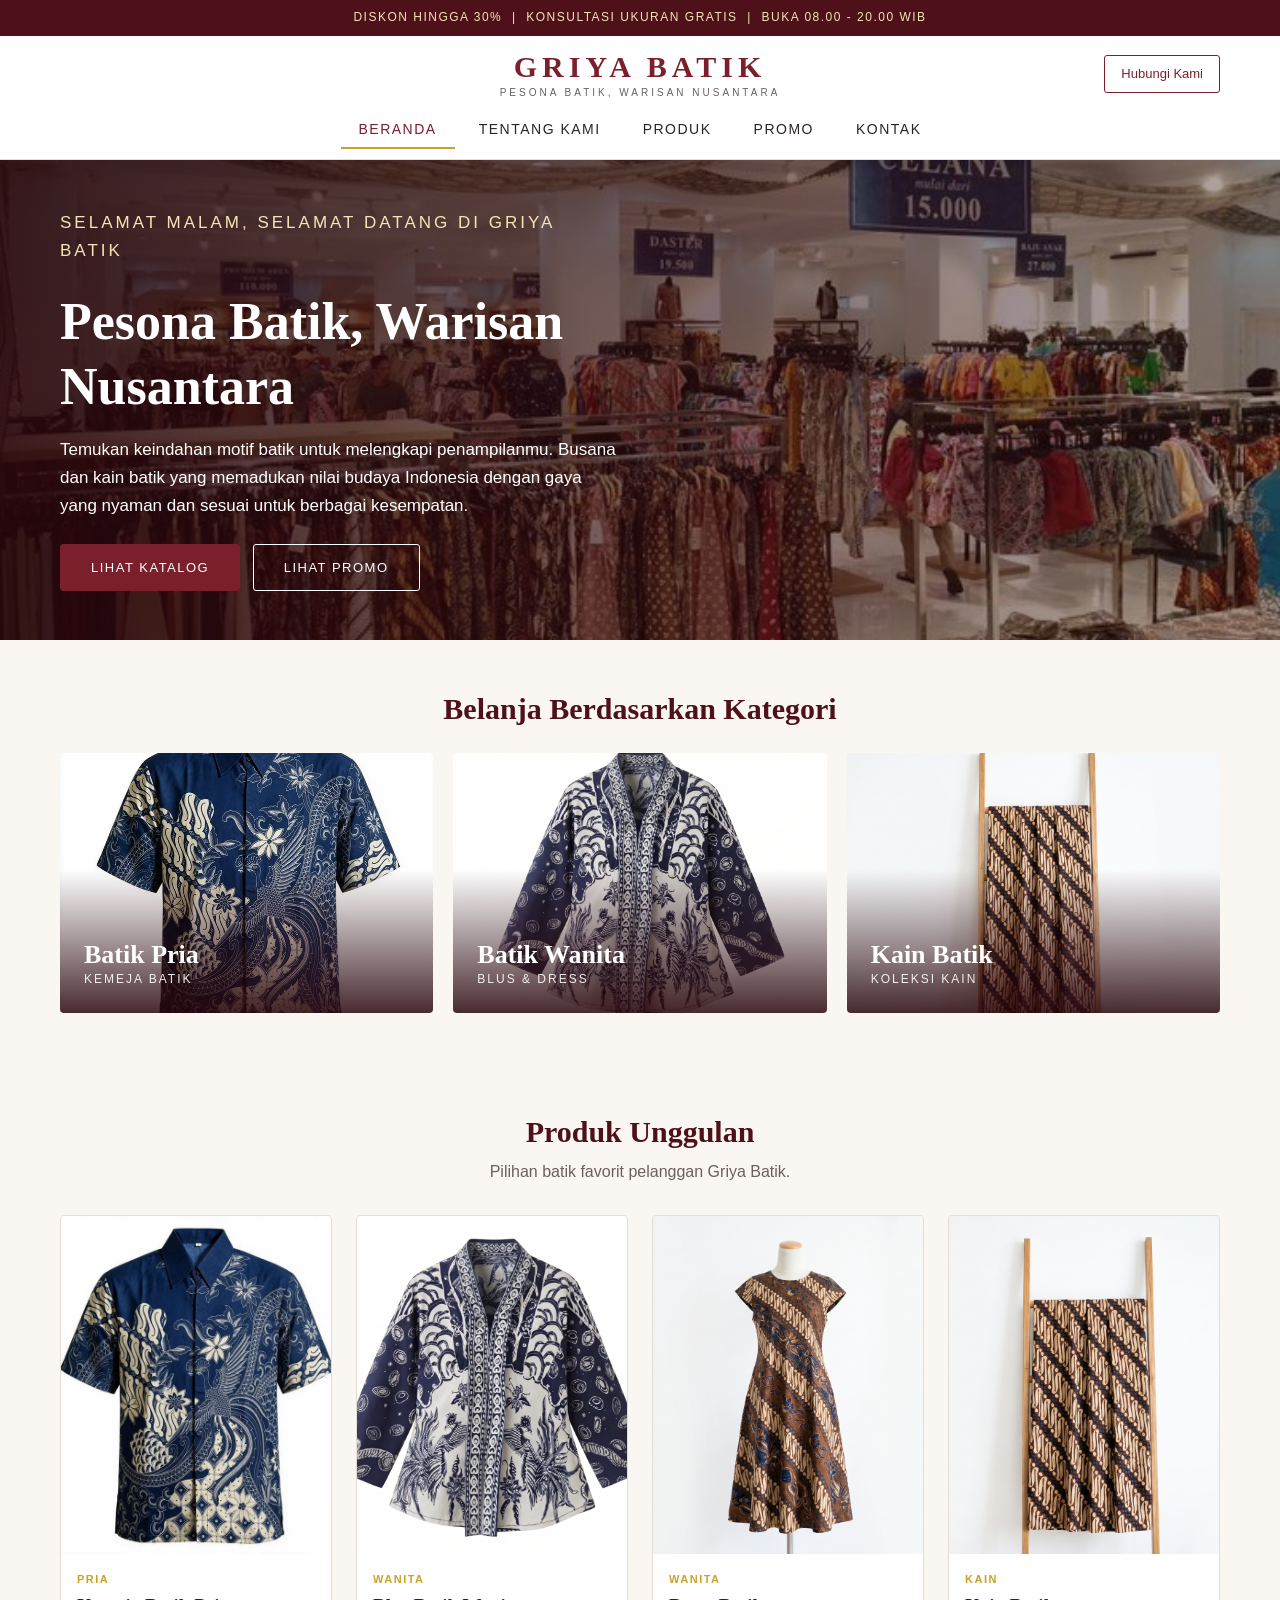
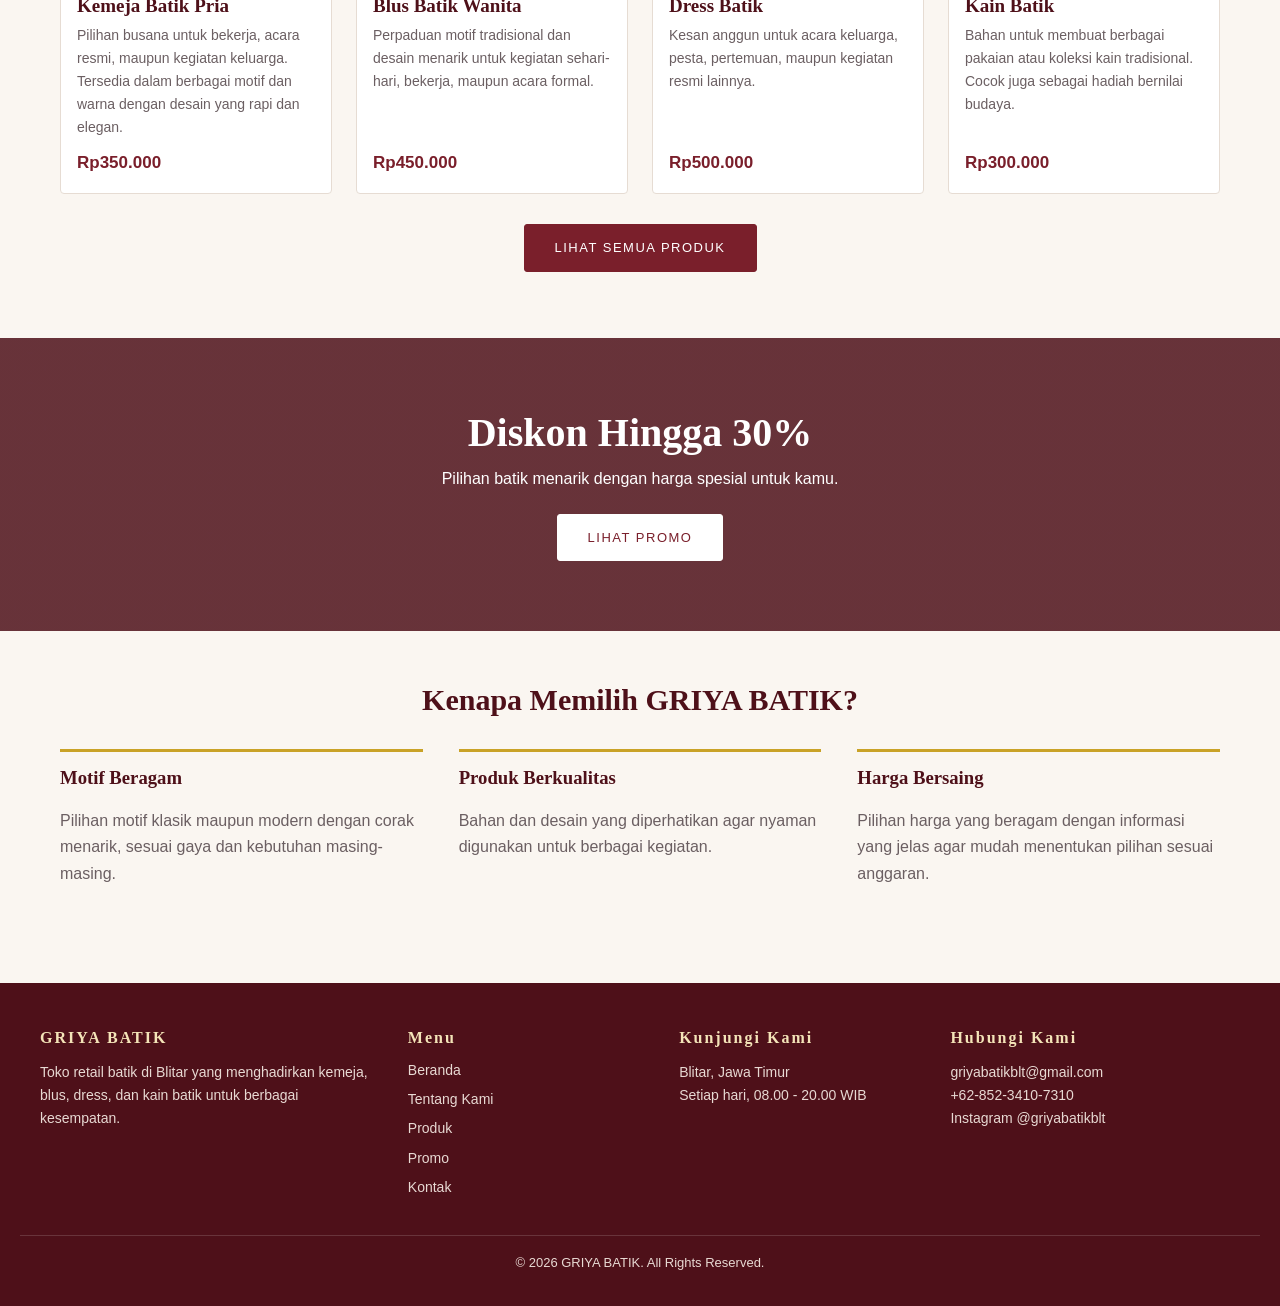
<file: index.html>
<!DOCTYPE html>
<html lang="id">
<head>
  <meta charset="UTF-8">
  <meta name="viewport" content="width=device-width, initial-scale=1">
  <title>Beranda - GRIYA BATIK</title>
  <link rel="stylesheet" href="style.css">
</head>
<body class="home">

  <!-- Announcement bar -->
  <div class="announce">DISKON HINGGA 30% &nbsp;|&nbsp; KONSULTASI UKURAN GRATIS &nbsp;|&nbsp; BUKA 08.00 - 20.00 WIB</div>

  <!-- Header -->
  <header class="site-header">
    <div class="header-inner">
      <button class="menu-btn" id="menu-btn" aria-label="Buka menu">&#9776;</button>
      <a class="logo" href="index.html">GRIYA BATIK<small>Pesona Batik, Warisan Nusantara</small></a>
      <a class="header-cta" href="kontak.html">Hubungi Kami</a>
    </div>
    <nav class="main-nav" id="main-nav">
        <ul>
          <li><a href="index.html">Beranda</a></li>
          <li><a href="tentang.html">Tentang Kami</a></li>
          <li><a href="produk.html">Produk</a></li>
          <li><a href="promo.html">Promo</a></li>
          <li><a href="kontak.html">Kontak</a></li>
        </ul>
    </nav>
  </header>

  <main>

    <!-- Hero -->
    <section class="hero">
      <div class="hero-text">
        <p class="eyebrow" id="salam">Selamat datang</p>
        <h1>Pesona Batik, Warisan Nusantara</h1>
        <p>Temukan keindahan motif batik untuk melengkapi penampilanmu. Busana dan kain batik yang memadukan nilai budaya Indonesia dengan gaya yang nyaman dan sesuai untuk berbagai kesempatan.</p>
        <a class="btn" href="produk.html">Lihat Katalog</a>
        <a class="btn btn-outline" href="promo.html">Lihat Promo</a>
      </div>
    </section>

    <!-- Kategori -->
    <section class="section">
      <h2 class="section-title">Belanja Berdasarkan Kategori</h2>
      <div class="cat-grid">
        <a class="cat c-maroon" style="--img:url('img/produk1.jpg')" href="produk.html?kategori=pria"><span>Batik Pria</span><small>Kemeja batik</small></a>
        <a class="cat c-teal" style="--img:url('img/produk2.jpg')" href="produk.html?kategori=wanita"><span>Batik Wanita</span><small>Blus &amp; dress</small></a>
        <a class="cat c-gold" style="--img:url('img/produk4.jpg')" href="produk.html?kategori=kain"><span>Kain Batik</span><small>Koleksi kain</small></a>
      </div>
    </section>

    <!-- Produk unggulan -->
    <section class="section">
      <h2 class="section-title">Produk Unggulan</h2>
      <p class="section-sub">Pilihan batik favorit pelanggan Griya Batik.</p>
      <div class="grid">
        <article class="card" data-kategori="pria" data-nama="kemeja batik pria">
          <div class="thumb c-maroon" style="--img:url('img/produk1.jpg')">
            <a class="quick" href="https://wa.me/6285234107310?text=Halo%20Griya%20Batik,%20saya%20ingin%20membeli%20Kemeja%20Batik%20Pria" target="_blank" rel="noopener">Beli Sekarang</a>
          </div>
          <div class="card-body">
            <span class="tag">Pria</span>
            <h3>Kemeja Batik Pria</h3>
            <p class="desc">Pilihan busana untuk bekerja, acara resmi, maupun kegiatan keluarga. Tersedia dalam berbagai motif dan warna dengan desain yang rapi dan elegan.</p>
            <p class="price">Rp350.000</p>
          </div>
        </article>
        <article class="card" data-kategori="wanita" data-nama="blus batik wanita">
          <div class="thumb c-teal" style="--img:url('img/produk2.jpg')">
            <a class="quick" href="https://wa.me/6285234107310?text=Halo%20Griya%20Batik,%20saya%20ingin%20membeli%20Blus%20Batik%20Wanita" target="_blank" rel="noopener">Beli Sekarang</a>
          </div>
          <div class="card-body">
            <span class="tag">Wanita</span>
            <h3>Blus Batik Wanita</h3>
            <p class="desc">Perpaduan motif tradisional dan desain menarik untuk kegiatan sehari-hari, bekerja, maupun acara formal.</p>
            <p class="price">Rp450.000</p>
          </div>
        </article>
        <article class="card" data-kategori="wanita" data-nama="dress batik">
          <div class="thumb c-navy" style="--img:url('img/produk3.jpg')">
            <a class="quick" href="https://wa.me/6285234107310?text=Halo%20Griya%20Batik,%20saya%20ingin%20membeli%20Dress%20Batik" target="_blank" rel="noopener">Beli Sekarang</a>
          </div>
          <div class="card-body">
            <span class="tag">Wanita</span>
            <h3>Dress Batik</h3>
            <p class="desc">Kesan anggun untuk acara keluarga, pesta, pertemuan, maupun kegiatan resmi lainnya.</p>
            <p class="price">Rp500.000</p>
          </div>
        </article>
        <article class="card" data-kategori="kain" data-nama="kain batik">
          <div class="thumb c-gold" style="--img:url('img/produk4.jpg')">
            <a class="quick" href="https://wa.me/6285234107310?text=Halo%20Griya%20Batik,%20saya%20ingin%20membeli%20Kain%20Batik" target="_blank" rel="noopener">Beli Sekarang</a>
          </div>
          <div class="card-body">
            <span class="tag">Kain</span>
            <h3>Kain Batik</h3>
            <p class="desc">Bahan untuk membuat berbagai pakaian atau koleksi kain tradisional. Cocok juga sebagai hadiah bernilai budaya.</p>
            <p class="price">Rp300.000</p>
          </div>
        </article>
      </div>
      <p class="center"><a class="btn" href="produk.html">Lihat Semua Produk</a></p>
    </section>

    <!-- Banner promo -->
    <section class="banner">
      <h2>Diskon Hingga 30%</h2>
      <p>Pilihan batik menarik dengan harga spesial untuk kamu.</p>
      <a class="btn btn-light" href="promo.html">LIHAT PROMO</a>
    </section>

    <!-- Kenapa memilih -->
    <section class="section">
      <h2 class="section-title">Kenapa Memilih GRIYA BATIK?</h2>
      <div class="why">
        <div><h3>Motif Beragam</h3><p>Pilihan motif klasik maupun modern dengan corak menarik, sesuai gaya dan kebutuhan masing-masing.</p></div>
        <div><h3>Produk Berkualitas</h3><p>Bahan dan desain yang diperhatikan agar nyaman digunakan untuk berbagai kegiatan.</p></div>
        <div><h3>Harga Bersaing</h3><p>Pilihan harga yang beragam dengan informasi yang jelas agar mudah menentukan pilihan sesuai anggaran.</p></div>
      </div>
    </section>

  </main>

  <!-- Footer -->
  <footer class="site-footer">
    <div class="footer-grid">
      <div>
        <h4>GRIYA BATIK</h4>
        <p>Toko retail batik di Blitar yang menghadirkan kemeja, blus, dress, dan kain batik untuk berbagai kesempatan.</p>
      </div>
      <div>
        <h4>Menu</h4>
        <ul>
          <li><a href="index.html">Beranda</a></li>
          <li><a href="tentang.html">Tentang Kami</a></li>
          <li><a href="produk.html">Produk</a></li>
          <li><a href="promo.html">Promo</a></li>
          <li><a href="kontak.html">Kontak</a></li>
        </ul>
      </div>
      <div>
        <h4>Kunjungi Kami</h4>
        <p>Blitar, Jawa Timur<br>Setiap hari, 08.00 - 20.00 WIB</p>
      </div>
      <div>
        <h4>Hubungi Kami</h4>
        <p>griyabatikblt@gmail.com<br>+62-852-3410-7310<br>Instagram @griyabatikblt</p>
      </div>
    </div>
    <p class="copy">&copy; 2026 GRIYA BATIK. All Rights Reserved.</p>
  </footer>

  <script src="script.js"></script>
</body>
</html>
</file>
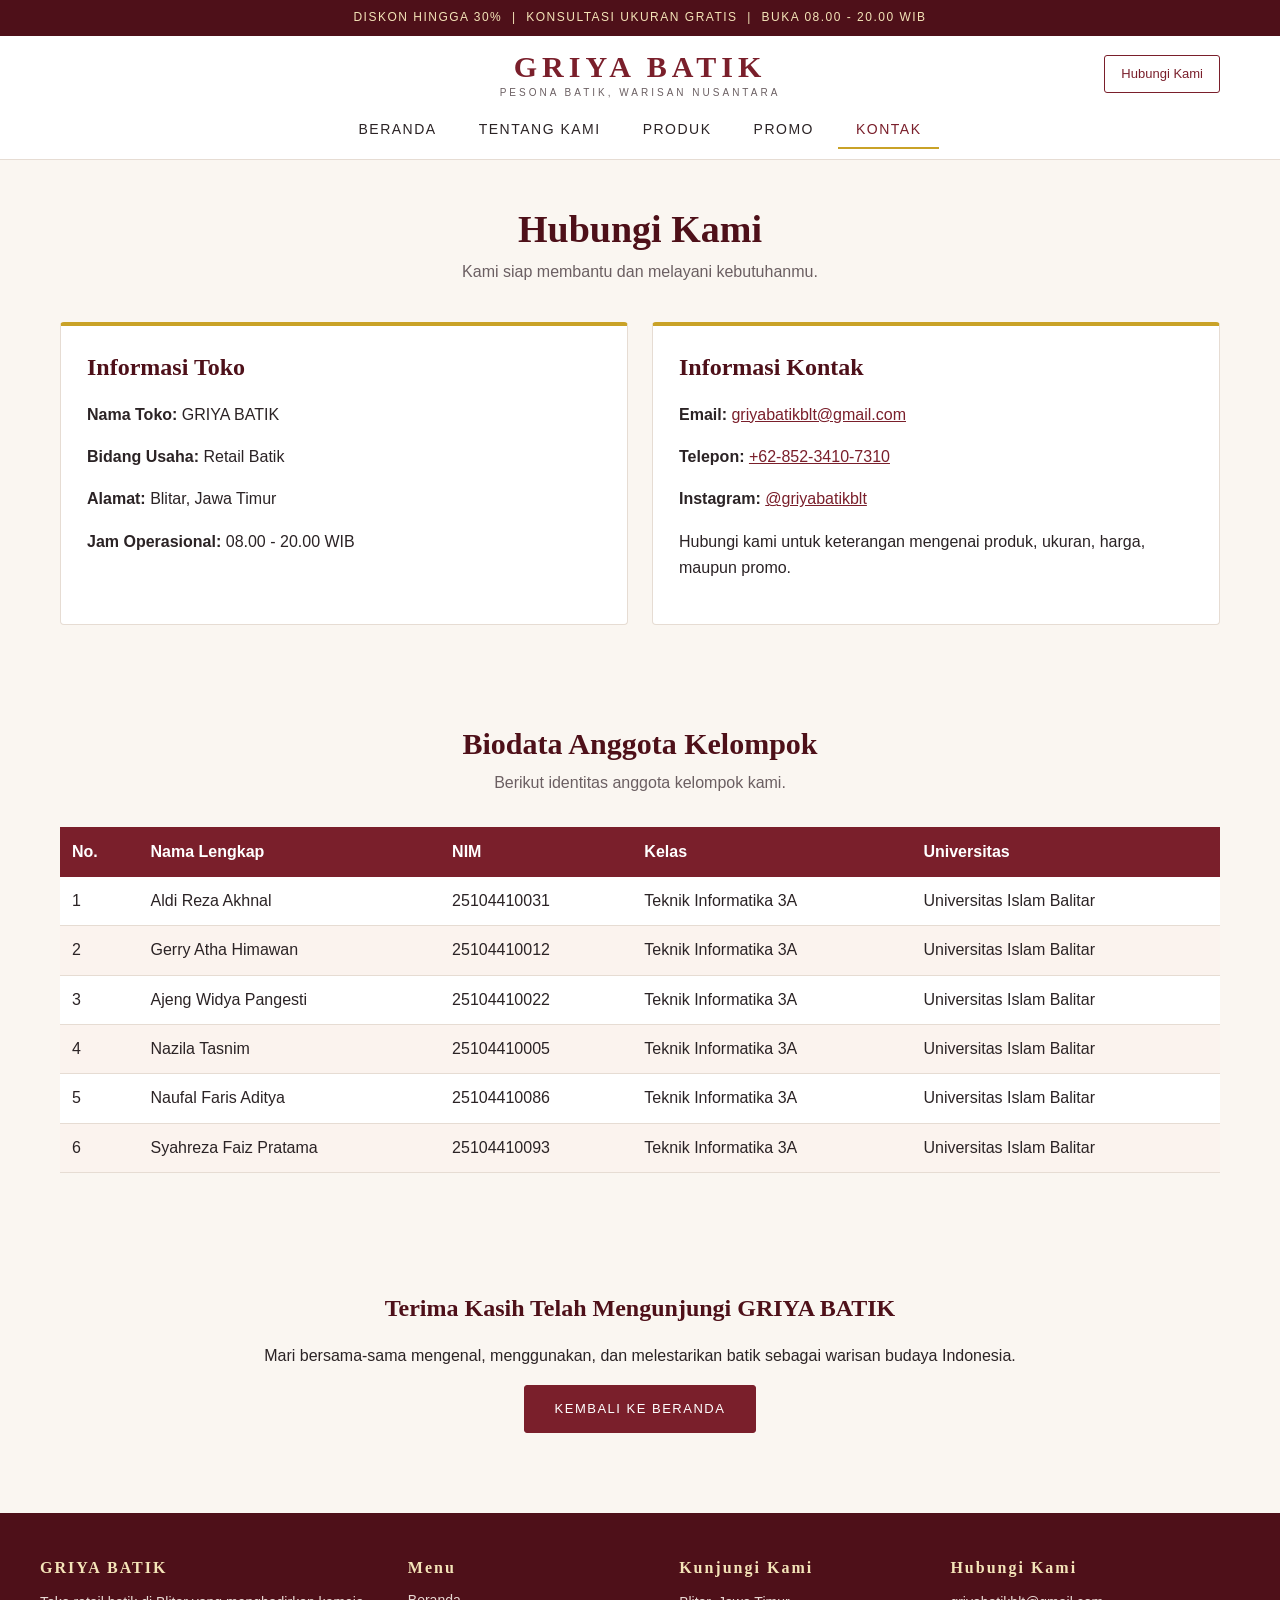
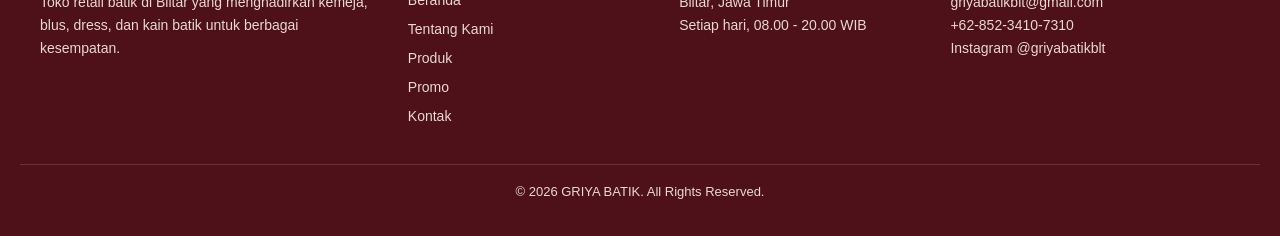
<file: kontak.html>
<!DOCTYPE html>
<html lang="id">
<head>
  <meta charset="UTF-8">
  <meta name="viewport" content="width=device-width, initial-scale=1">
  <title>Kontak - GRIYA BATIK</title>
  <link rel="stylesheet" href="style.css">
</head>
<body class="">

  <!-- Announcement bar -->
  <div class="announce">DISKON HINGGA 30% &nbsp;|&nbsp; KONSULTASI UKURAN GRATIS &nbsp;|&nbsp; BUKA 08.00 - 20.00 WIB</div>

  <!-- Header -->
  <header class="site-header">
    <div class="header-inner">
      <button class="menu-btn" id="menu-btn" aria-label="Buka menu">&#9776;</button>
      <a class="logo" href="index.html">GRIYA BATIK<small>Pesona Batik, Warisan Nusantara</small></a>
      <a class="header-cta" href="kontak.html">Hubungi Kami</a>
    </div>
    <nav class="main-nav" id="main-nav">
        <ul>
          <li><a href="index.html">Beranda</a></li>
          <li><a href="tentang.html">Tentang Kami</a></li>
          <li><a href="produk.html">Produk</a></li>
          <li><a href="promo.html">Promo</a></li>
          <li><a href="kontak.html">Kontak</a></li>
        </ul>
    </nav>
  </header>

  <main>

    <section class="page-head"><h1>Hubungi Kami</h1><p>Kami siap membantu dan melayani kebutuhanmu.</p></section>

    <div id="pesan-beli" class="order-note" hidden></div>

    <section class="section two">
      <div class="info-card">
        <h2>Informasi Toko</h2>
        <p><b>Nama Toko:</b> GRIYA BATIK</p>
        <p><b>Bidang Usaha:</b> Retail Batik</p>
        <p><b>Alamat:</b> Blitar, Jawa Timur</p>
        <p><b>Jam Operasional:</b> 08.00 - 20.00 WIB <span id="status" class="badge"></span></p>
      </div>
      <div class="info-card">
        <h2>Informasi Kontak</h2>
        <p><b>Email:</b> <a href="mailto:griyabatikblt@gmail.com">griyabatikblt@gmail.com</a></p>
        <p><b>Telepon:</b> <a href="+62-852-3410-7310">+62-852-3410-7310</a></p>
        <p><b>Instagram:</b> <a href="https://instagram.com/griyabatikblt" target="_blank" rel="noopener">@griyabatikblt</a></p>
        <p>Hubungi kami untuk keterangan mengenai produk, ukuran, harga, maupun promo.</p>
      </div>
    </section>

    <section class="section">
      <h2 class="section-title">Biodata Anggota Kelompok</h2>
      <p class="section-sub">Berikut identitas anggota kelompok kami.</p>
      <div class="table-wrap">
        <table class="biodata">
          <thead><tr><th>No.</th><th>Nama Lengkap</th><th>NIM</th><th>Kelas</th><th>Universitas</th></tr></thead>
          <tbody>
          <tr><td>1</td><td>Aldi Reza Akhnal</td><td>25104410031</td><td>Teknik Informatika 3A</td><td>Universitas Islam Balitar</td></tr>
          <tr><td>2</td><td>Gerry Atha Himawan</td><td>25104410012</td><td>Teknik Informatika 3A</td><td>Universitas Islam Balitar</td></tr>
          <tr><td>3</td><td>Ajeng Widya Pangesti</td><td>25104410022</td><td>Teknik Informatika 3A</td><td>Universitas Islam Balitar</td></tr>
          <tr><td>4</td><td>Nazila Tasnim</td><td>25104410005</td><td>Teknik Informatika 3A</td><td>Universitas Islam Balitar</td></tr>
          <tr><td>5</td><td>Naufal Faris Aditya</td><td>25104410086</td><td>Teknik Informatika 3A</td><td>Universitas Islam Balitar</td></tr>
          <tr><td>6</td><td>Syahreza Faiz Pratama</td><td>25104410093</td><td>Teknik Informatika 3A</td><td>Universitas Islam Balitar</td></tr>
          </tbody>
        </table>
      </div>
    </section>

    <section class="section center">
      <h2>Terima Kasih Telah Mengunjungi GRIYA BATIK</h2>
      <p>Mari bersama-sama mengenal, menggunakan, dan melestarikan batik sebagai warisan budaya Indonesia.</p>
      <a class="btn" href="index.html">Kembali ke Beranda</a>
    </section>

  </main>

  <!-- Footer -->
  <footer class="site-footer">
    <div class="footer-grid">
      <div>
        <h4>GRIYA BATIK</h4>
        <p>Toko retail batik di Blitar yang menghadirkan kemeja, blus, dress, dan kain batik untuk berbagai kesempatan.</p>
      </div>
      <div>
        <h4>Menu</h4>
        <ul>
          <li><a href="index.html">Beranda</a></li>
          <li><a href="tentang.html">Tentang Kami</a></li>
          <li><a href="produk.html">Produk</a></li>
          <li><a href="promo.html">Promo</a></li>
          <li><a href="kontak.html">Kontak</a></li>
        </ul>
      </div>
      <div>
        <h4>Kunjungi Kami</h4>
        <p>Blitar, Jawa Timur<br>Setiap hari, 08.00 - 20.00 WIB</p>
      </div>
      <div>
        <h4>Hubungi Kami</h4>
        <p>griyabatikblt@gmail.com<br>+62-852-3410-7310<br>Instagram @griyabatikblt</p>
      </div>
    </div>
    <p class="copy">&copy; 2026 GRIYA BATIK. All Rights Reserved.</p>
  </footer>

  <script src="script.js"></script>
</body>
</html>
</file>
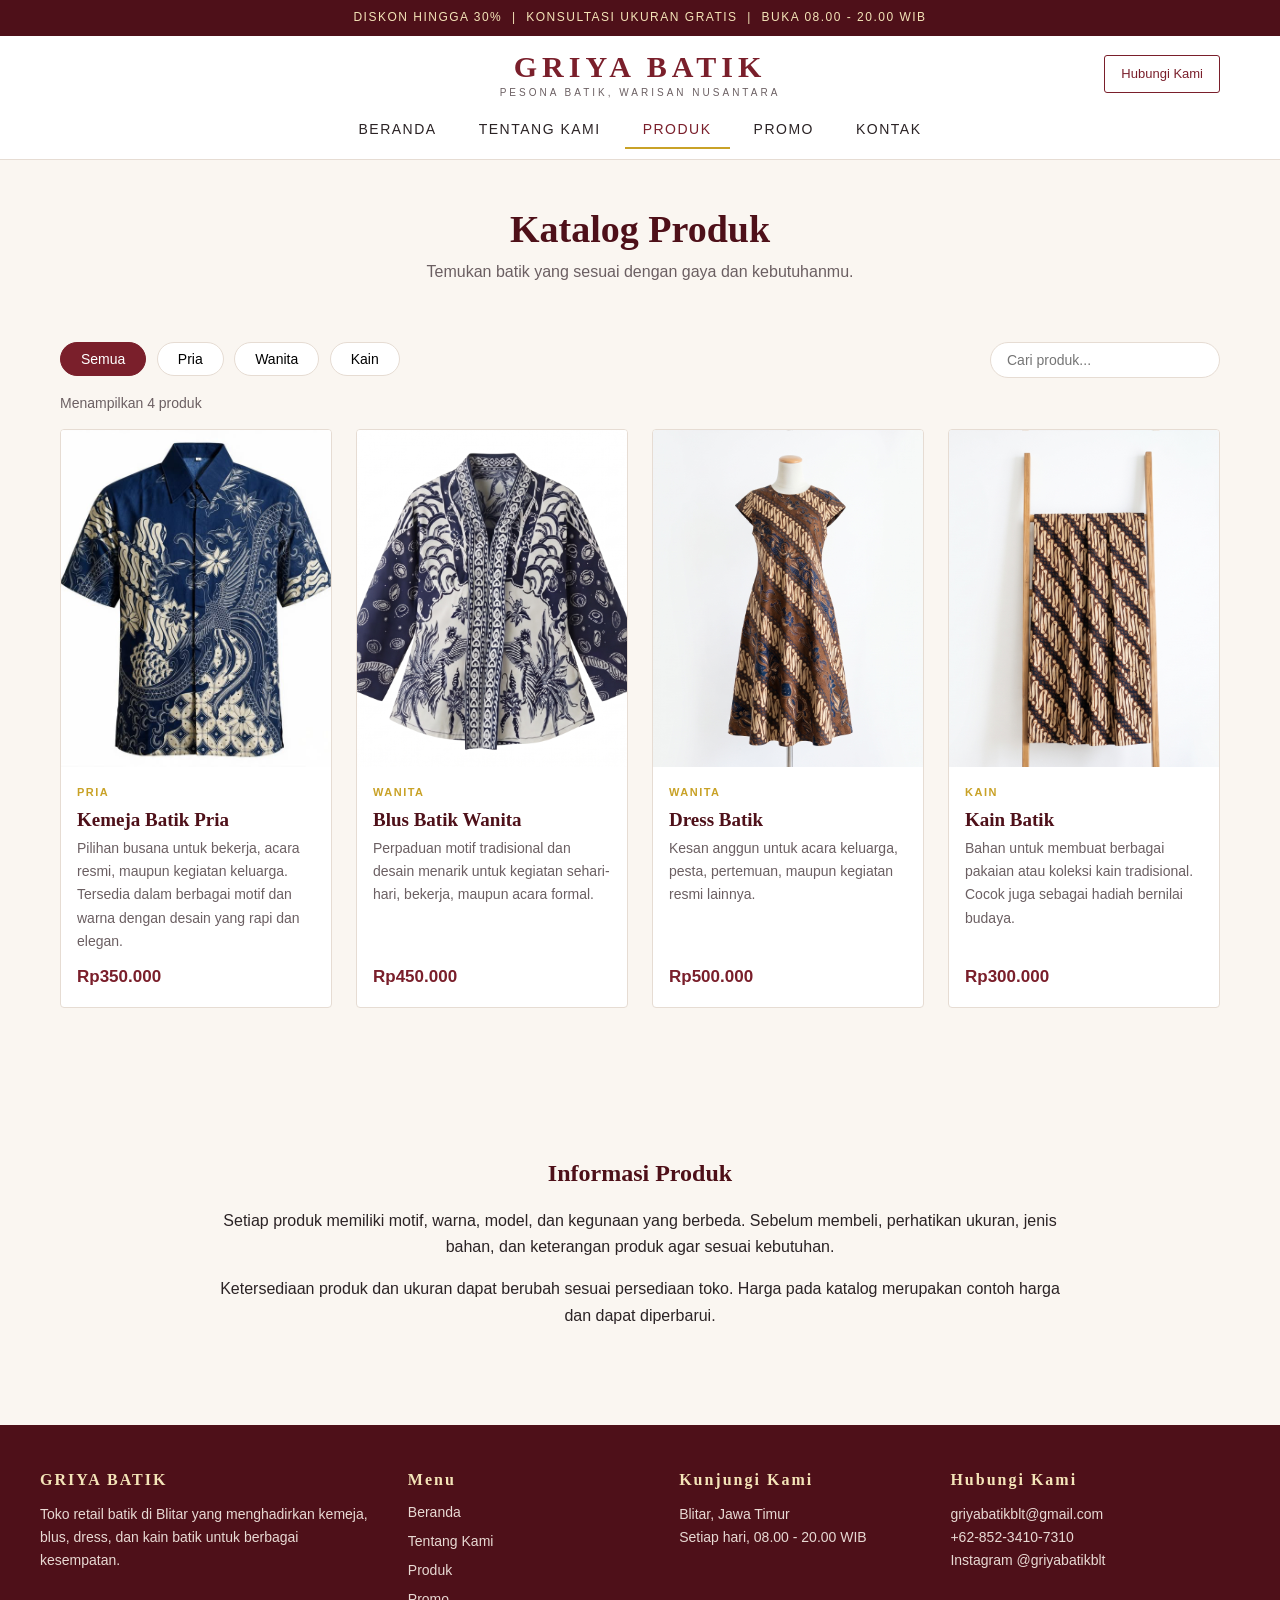
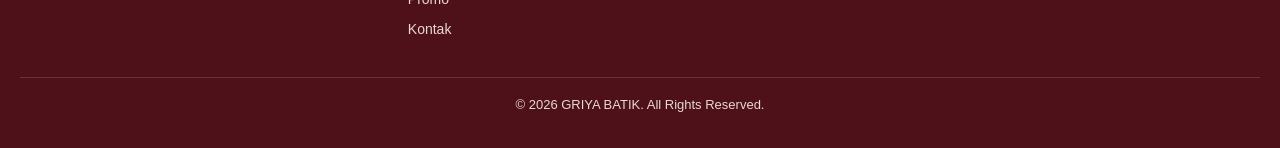
<file: produk.html>
<!DOCTYPE html>
<html lang="id">
<head>
  <meta charset="UTF-8">
  <meta name="viewport" content="width=device-width, initial-scale=1">
  <title>Produk - GRIYA BATIK</title>
  <link rel="stylesheet" href="style.css">
</head>
<body class="">

  <!-- Announcement bar -->
  <div class="announce">DISKON HINGGA 30% &nbsp;|&nbsp; KONSULTASI UKURAN GRATIS &nbsp;|&nbsp; BUKA 08.00 - 20.00 WIB</div>

  <!-- Header -->
  <header class="site-header">
    <div class="header-inner">
      <button class="menu-btn" id="menu-btn" aria-label="Buka menu">&#9776;</button>
      <a class="logo" href="index.html">GRIYA BATIK<small>Pesona Batik, Warisan Nusantara</small></a>
      <a class="header-cta" href="kontak.html">Hubungi Kami</a>
    </div>
    <nav class="main-nav" id="main-nav">
        <ul>
          <li><a href="index.html">Beranda</a></li>
          <li><a href="tentang.html">Tentang Kami</a></li>
          <li><a href="produk.html">Produk</a></li>
          <li><a href="promo.html">Promo</a></li>
          <li><a href="kontak.html">Kontak</a></li>
        </ul>
    </nav>
  </header>

  <main>

    <section class="page-head"><h1>Katalog Produk</h1><p>Temukan batik yang sesuai dengan gaya dan kebutuhanmu.</p></section>

    <section class="section">
      <div class="toolbar">
        <div class="filters" id="filters">
          <button class="chip active" data-filter="semua">Semua</button>
          <button class="chip" data-filter="pria">Pria</button>
          <button class="chip" data-filter="wanita">Wanita</button>
          <button class="chip" data-filter="kain">Kain</button>
        </div>
        <input type="search" id="cari" placeholder="Cari produk...">
      </div>
      <p class="count" id="jumlah"></p>
      <div class="grid" id="grid">
        <article class="card" data-kategori="pria" data-nama="kemeja batik pria">
          <div class="thumb c-maroon" style="--img:url('img/produk1.jpg')">
            <a class="quick" href="https://wa.me/6285234107310?text=Halo%20Griya%20Batik,%20saya%20ingin%20membeli%20Kemeja%20Batik%20Pria" target="_blank" rel="noopener">Beli Sekarang</a>
          </div>
          <div class="card-body">
            <span class="tag">Pria</span>
            <h3>Kemeja Batik Pria</h3>
            <p class="desc">Pilihan busana untuk bekerja, acara resmi, maupun kegiatan keluarga. Tersedia dalam berbagai motif dan warna dengan desain yang rapi dan elegan.</p>
            <p class="price">Rp350.000</p>
          </div>
        </article>
        <article class="card" data-kategori="wanita" data-nama="blus batik wanita">
          <div class="thumb c-teal" style="--img:url('img/produk2.jpg')">
            <a class="quick" href="https://wa.me/6285234107310?text=Halo%20Griya%20Batik,%20saya%20ingin%20membeli%20Blus%20Batik%20Wanita" target="_blank" rel="noopener">Beli Sekarang</a>
          </div>
          <div class="card-body">
            <span class="tag">Wanita</span>
            <h3>Blus Batik Wanita</h3>
            <p class="desc">Perpaduan motif tradisional dan desain menarik untuk kegiatan sehari-hari, bekerja, maupun acara formal.</p>
            <p class="price">Rp450.000</p>
          </div>
        </article>
        <article class="card" data-kategori="wanita" data-nama="dress batik">
          <div class="thumb c-navy" style="--img:url('img/produk3.jpg')">
            <a class="quick" href="https://wa.me/6285234107310?text=Halo%20Griya%20Batik,%20saya%20ingin%20membeli%20Dress%20Batik" target="_blank" rel="noopener">Beli Sekarang</a>
          </div>
          <div class="card-body">
            <span class="tag">Wanita</span>
            <h3>Dress Batik</h3>
            <p class="desc">Kesan anggun untuk acara keluarga, pesta, pertemuan, maupun kegiatan resmi lainnya.</p>
            <p class="price">Rp500.000</p>
          </div>
        </article>
        <article class="card" data-kategori="kain" data-nama="kain batik">
          <div class="thumb c-gold" style="--img:url('img/produk4.jpg')">
            <a class="quick" href="https://wa.me/6285234107310?text=Halo%20Griya%20Batik,%20saya%20ingin%20membeli%20Kain%20Batik" target="_blank" rel="noopener">Beli Sekarang</a>
          </div>
          <div class="card-body">
            <span class="tag">Kain</span>
            <h3>Kain Batik</h3>
            <p class="desc">Bahan untuk membuat berbagai pakaian atau koleksi kain tradisional. Cocok juga sebagai hadiah bernilai budaya.</p>
            <p class="price">Rp300.000</p>
          </div>
        </article>
      </div>
      <p class="empty" id="kosong" hidden>Produk tidak ditemukan.</p>
    </section>

    <section class="section note">
      <h2>Informasi Produk</h2>
      <p>Setiap produk memiliki motif, warna, model, dan kegunaan yang berbeda. Sebelum membeli, perhatikan ukuran, jenis bahan, dan keterangan produk agar sesuai kebutuhan.</p>
      <p>Ketersediaan produk dan ukuran dapat berubah sesuai persediaan toko. Harga pada katalog merupakan contoh harga dan dapat diperbarui.</p>
    </section>

  </main>

  <!-- Footer -->
  <footer class="site-footer">
    <div class="footer-grid">
      <div>
        <h4>GRIYA BATIK</h4>
        <p>Toko retail batik di Blitar yang menghadirkan kemeja, blus, dress, dan kain batik untuk berbagai kesempatan.</p>
      </div>
      <div>
        <h4>Menu</h4>
        <ul>
          <li><a href="index.html">Beranda</a></li>
          <li><a href="tentang.html">Tentang Kami</a></li>
          <li><a href="produk.html">Produk</a></li>
          <li><a href="promo.html">Promo</a></li>
          <li><a href="kontak.html">Kontak</a></li>
        </ul>
      </div>
      <div>
        <h4>Kunjungi Kami</h4>
        <p>Blitar, Jawa Timur<br>Setiap hari, 08.00 - 20.00 WIB</p>
      </div>
      <div>
        <h4>Hubungi Kami</h4>
        <p>griyabatikblt@gmail.com<br>+62-852-3410-7310<br>Instagram @griyabatikblt</p>
      </div>
    </div>
    <p class="copy">&copy; 2026 GRIYA BATIK. All Rights Reserved.</p>
  </footer>

  <script src="script.js"></script>
</body>
</html>
</file>
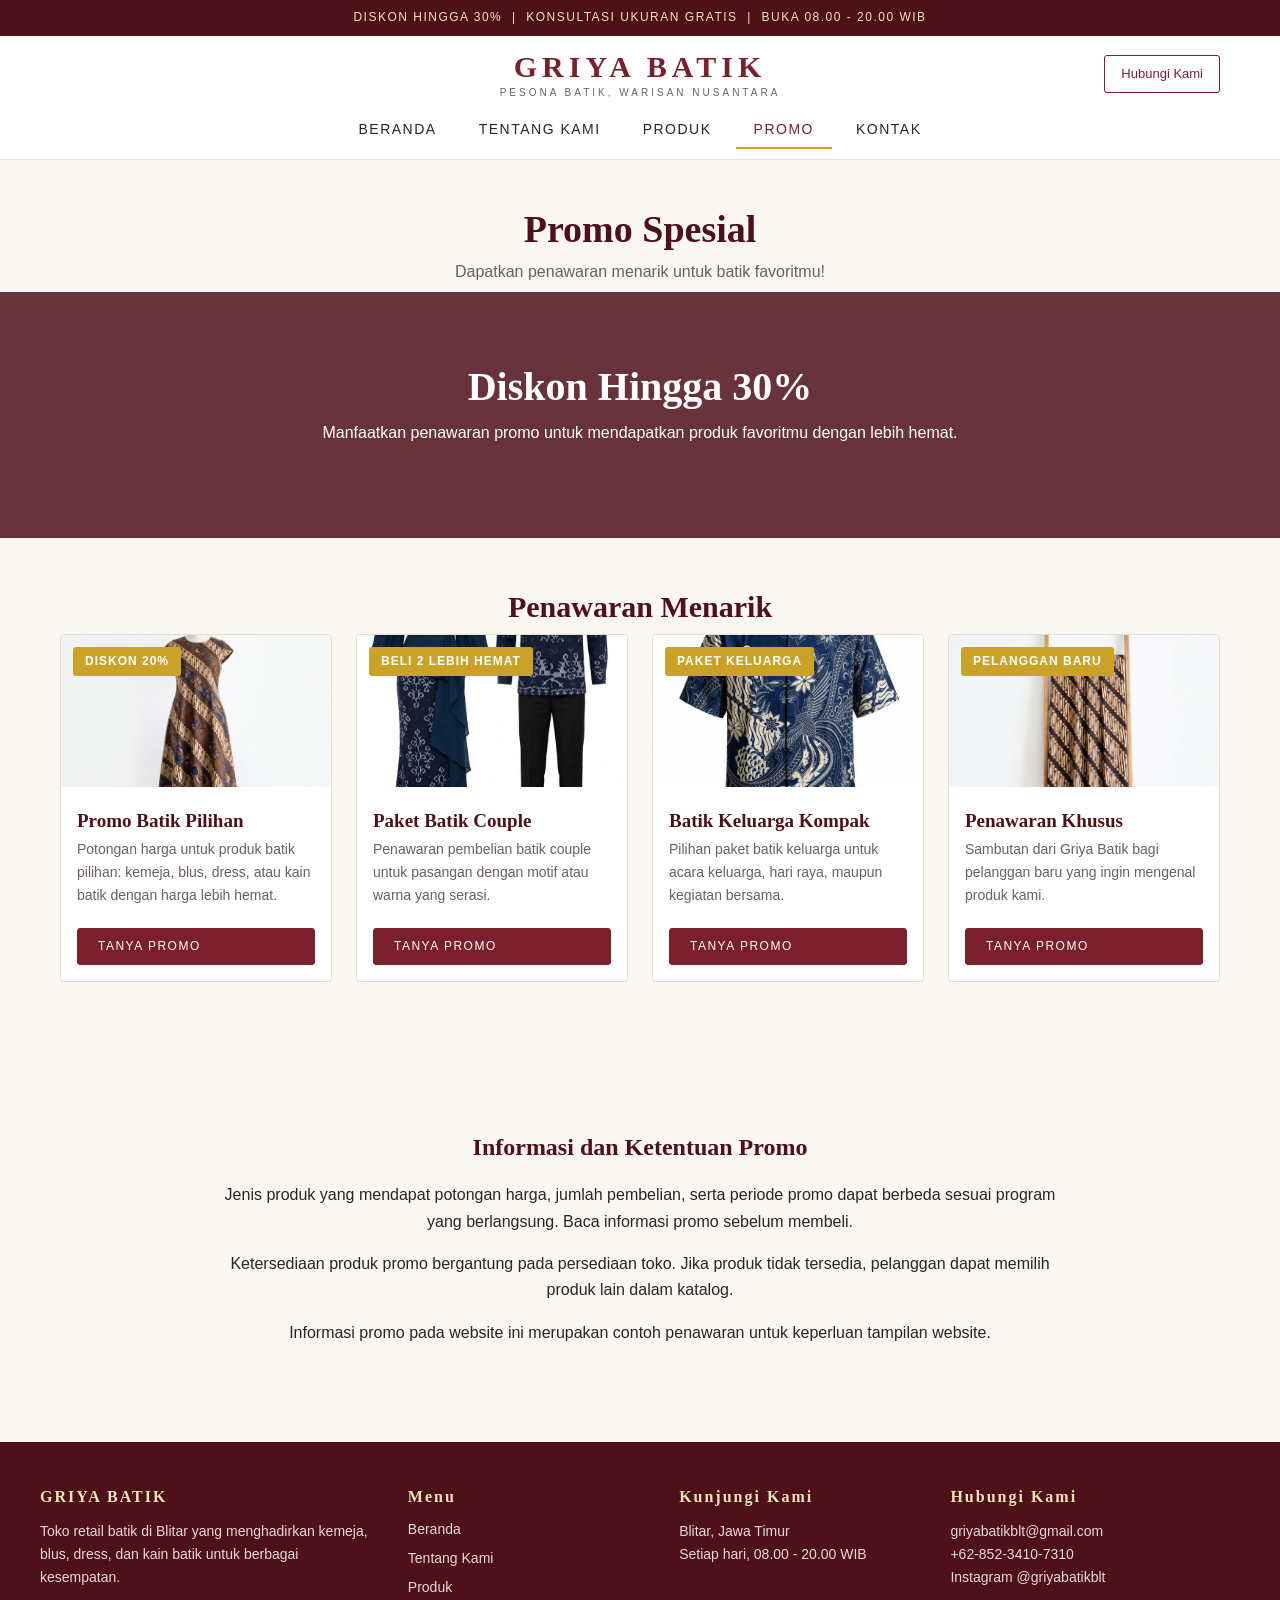
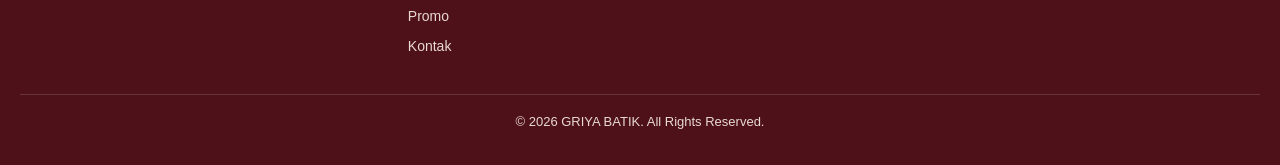
<file: promo.html>
<!DOCTYPE html>
<html lang="id">
<head>
  <meta charset="UTF-8">
  <meta name="viewport" content="width=device-width, initial-scale=1">
  <title>Promo - GRIYA BATIK</title>
  <link rel="stylesheet" href="style.css">
</head>
<body class="">

  <!-- Announcement bar -->
  <div class="announce">DISKON HINGGA 30% &nbsp;|&nbsp; KONSULTASI UKURAN GRATIS &nbsp;|&nbsp; BUKA 08.00 - 20.00 WIB</div>

  <!-- Header -->
  <header class="site-header">
    <div class="header-inner">
      <button class="menu-btn" id="menu-btn" aria-label="Buka menu">&#9776;</button>
      <a class="logo" href="index.html">GRIYA BATIK<small>Pesona Batik, Warisan Nusantara</small></a>
      <a class="header-cta" href="kontak.html">Hubungi Kami</a>
    </div>
    <nav class="main-nav" id="main-nav">
        <ul>
          <li><a href="index.html">Beranda</a></li>
          <li><a href="tentang.html">Tentang Kami</a></li>
          <li><a href="produk.html">Produk</a></li>
          <li><a href="promo.html">Promo</a></li>
          <li><a href="kontak.html">Kontak</a></li>
        </ul>
    </nav>
  </header>

  <main>

    <section class="page-head"><h1>Promo Spesial</h1><p>Dapatkan penawaran menarik untuk batik favoritmu!</p></section>

    <section class="banner">
      <h2>Diskon Hingga 30%</h2>
      <p>Manfaatkan penawaran promo untuk mendapatkan produk favoritmu dengan lebih hemat.</p>
      <div class="countdown" id="countdown"></div>
    </section>

    <section class="section">
      <h2 class="section-title">Penawaran Menarik</h2>
      <div class="grid">
        <article class="card promo-card">
          <div class="thumb short c-maroon" style="--img:url('img/produk3.jpg')"><span class="badge-promo">DISKON 20%</span></div>
          <div class="card-body"><h3>Promo Batik Pilihan</h3><p class="desc">Potongan harga untuk produk batik pilihan: kemeja, blus, dress, atau kain batik dengan harga lebih hemat.</p>
          <a class="btn btn-small" href="https://wa.me/6285234107310">Tanya Promo</a></div>
        </article>
        <article class="card promo-card">
          <div class="thumb short c-teal" style="--img:url('img/batikcouple.jpg')"><span class="badge-promo">BELI 2 LEBIH HEMAT</span></div>
          <div class="card-body"><h3>Paket Batik Couple</h3><p class="desc">Penawaran pembelian batik couple untuk pasangan dengan motif atau warna yang serasi.</p>
          <a class="btn btn-small" href="https://wa.me/6285234107310">Tanya Promo</a></div>
        </article>
        <article class="card promo-card">
          <div class="thumb short c-navy" style="--img:url('img/produk1.jpg')"><span class="badge-promo">PAKET KELUARGA</span></div>
          <div class="card-body"><h3>Batik Keluarga Kompak</h3><p class="desc">Pilihan paket batik keluarga untuk acara keluarga, hari raya, maupun kegiatan bersama.</p>
          <a class="btn btn-small" href="https://wa.me/6285234107310">Tanya Promo</a></div>
        </article>
        <article class="card promo-card">
          <div class="thumb short c-gold" style="--img:url('img/produk4.jpg')"><span class="badge-promo">PELANGGAN BARU</span></div>
          <div class="card-body"><h3>Penawaran Khusus</h3><p class="desc">Sambutan dari Griya Batik bagi pelanggan baru yang ingin mengenal produk kami.</p>
          <a class="btn btn-small" href="https://wa.me/6285234107310">Tanya Promo</a></div>
        </article>
      </div>
    </section>

    <section class="section note">
      <h2>Informasi dan Ketentuan Promo</h2>
      <p>Jenis produk yang mendapat potongan harga, jumlah pembelian, serta periode promo dapat berbeda sesuai program yang berlangsung. Baca informasi promo sebelum membeli.</p>
      <p>Ketersediaan produk promo bergantung pada persediaan toko. Jika produk tidak tersedia, pelanggan dapat memilih produk lain dalam katalog.</p>
      <p>Informasi promo pada website ini merupakan contoh penawaran untuk keperluan tampilan website.</p>
    </section>

  </main>

  <!-- Footer -->
  <footer class="site-footer">
    <div class="footer-grid">
      <div>
        <h4>GRIYA BATIK</h4>
        <p>Toko retail batik di Blitar yang menghadirkan kemeja, blus, dress, dan kain batik untuk berbagai kesempatan.</p>
      </div>
      <div>
        <h4>Menu</h4>
        <ul>
          <li><a href="index.html">Beranda</a></li>
          <li><a href="tentang.html">Tentang Kami</a></li>
          <li><a href="produk.html">Produk</a></li>
          <li><a href="promo.html">Promo</a></li>
          <li><a href="kontak.html">Kontak</a></li>
        </ul>
      </div>
      <div>
        <h4>Kunjungi Kami</h4>
        <p>Blitar, Jawa Timur<br>Setiap hari, 08.00 - 20.00 WIB</p>
      </div>
      <div>
        <h4>Hubungi Kami</h4>
        <p>griyabatikblt@gmail.com<br>+62-852-3410-7310<br>Instagram @griyabatikblt</p>
      </div>
    </div>
    <p class="copy">&copy; 2026 GRIYA BATIK. All Rights Reserved.</p>
  </footer>

  <script src="script.js"></script>
</body>
</html>
</file>
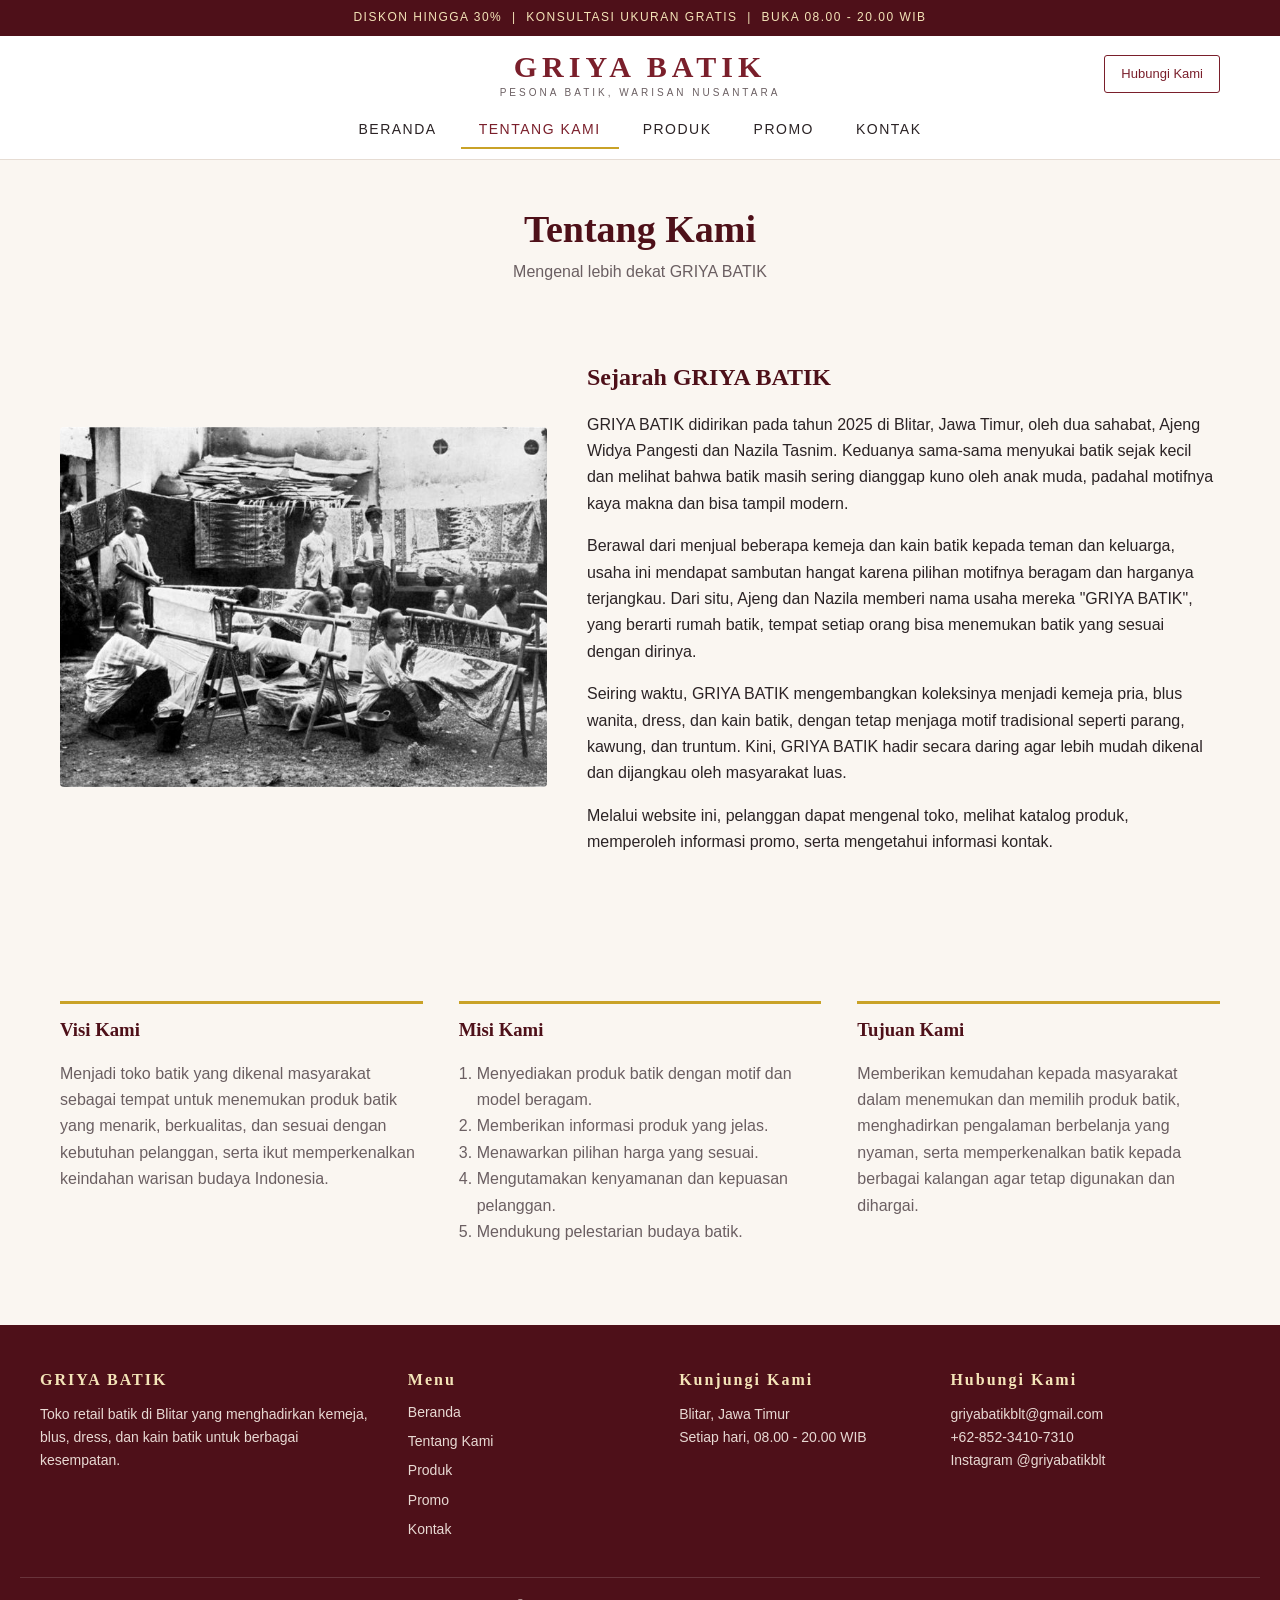
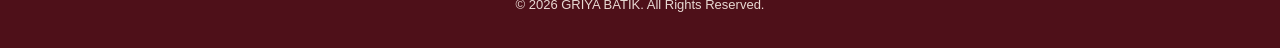
<file: tentang.html>
<!DOCTYPE html>
<html lang="id">
<head>
  <meta charset="UTF-8">
  <meta name="viewport" content="width=device-width, initial-scale=1">
  <title>Tentang Kami - GRIYA BATIK</title>
  <link rel="stylesheet" href="style.css">
</head>
<body class="">

  <!-- Announcement bar -->
  <div class="announce">DISKON HINGGA 30% &nbsp;|&nbsp; KONSULTASI UKURAN GRATIS &nbsp;|&nbsp; BUKA 08.00 - 20.00 WIB</div>

  <!-- Header -->
  <header class="site-header">
    <div class="header-inner">
      <button class="menu-btn" id="menu-btn" aria-label="Buka menu">&#9776;</button>
      <a class="logo" href="index.html">GRIYA BATIK<small>Pesona Batik, Warisan Nusantara</small></a>
      <a class="header-cta" href="kontak.html">Hubungi Kami</a>
    </div>
    <nav class="main-nav" id="main-nav">
        <ul>
          <li><a href="index.html">Beranda</a></li>
          <li><a href="tentang.html">Tentang Kami</a></li>
          <li><a href="produk.html">Produk</a></li>
          <li><a href="promo.html">Promo</a></li>
          <li><a href="kontak.html">Kontak</a></li>
        </ul>
    </nav>
  </header>

  <main>

    <section class="page-head"><h1>Tentang Kami</h1><p>Mengenal lebih dekat GRIYA BATIK</p></section>

    <section class="section split">
      <div class="split-img c-maroon" style="--img:url('img/sejarahbatik.jpg')"></div>
      <div>
        <h2>Sejarah GRIYA BATIK</h2>
        <p>GRIYA BATIK didirikan pada tahun 2025 di Blitar, Jawa Timur, oleh dua sahabat, Ajeng Widya Pangesti dan Nazila Tasnim. Keduanya sama-sama menyukai batik sejak kecil dan melihat bahwa batik masih sering dianggap kuno oleh anak muda, padahal motifnya kaya makna dan bisa tampil modern.</p>

<p>Berawal dari menjual beberapa kemeja dan kain batik kepada teman dan keluarga, usaha ini mendapat sambutan hangat karena pilihan motifnya beragam dan harganya terjangkau. Dari situ, Ajeng dan Nazila memberi nama usaha mereka "GRIYA BATIK", yang berarti rumah batik, tempat setiap orang bisa menemukan batik yang sesuai dengan dirinya.</p>

<p>Seiring waktu, GRIYA BATIK mengembangkan koleksinya menjadi kemeja pria, blus wanita, dress, dan kain batik, dengan tetap menjaga motif tradisional seperti parang, kawung, dan truntum. Kini, GRIYA BATIK hadir secara daring agar lebih mudah dikenal dan dijangkau oleh masyarakat luas.</p>

        <p>Melalui website ini, pelanggan dapat mengenal toko, melihat katalog produk, memperoleh informasi promo, serta mengetahui informasi kontak.</p>
      </div>
    </section>

    <section class="section">
      <div class="why">
        <div><h3>Visi Kami</h3><p>Menjadi toko batik yang dikenal masyarakat sebagai tempat untuk menemukan produk batik yang menarik, berkualitas, dan sesuai dengan kebutuhan pelanggan, serta ikut memperkenalkan keindahan warisan budaya Indonesia.</p></div>
        <div><h3>Misi Kami</h3>
          <ol class="list">
            <li>Menyediakan produk batik dengan motif dan model beragam.</li>
            <li>Memberikan informasi produk yang jelas.</li>
            <li>Menawarkan pilihan harga yang sesuai.</li>
            <li>Mengutamakan kenyamanan dan kepuasan pelanggan.</li>
            <li>Mendukung pelestarian budaya batik.</li>
          </ol></div>
        <div><h3>Tujuan Kami</h3><p>Memberikan kemudahan kepada masyarakat dalam menemukan dan memilih produk batik, menghadirkan pengalaman berbelanja yang nyaman, serta memperkenalkan batik kepada berbagai kalangan agar tetap digunakan dan dihargai.</p></div>
      </div>
    </section>

  </main>

  <!-- Footer -->
  <footer class="site-footer">
    <div class="footer-grid">
      <div>
        <h4>GRIYA BATIK</h4>
        <p>Toko retail batik di Blitar yang menghadirkan kemeja, blus, dress, dan kain batik untuk berbagai kesempatan.</p>
      </div>
      <div>
        <h4>Menu</h4>
        <ul>
          <li><a href="index.html">Beranda</a></li>
          <li><a href="tentang.html">Tentang Kami</a></li>
          <li><a href="produk.html">Produk</a></li>
          <li><a href="promo.html">Promo</a></li>
          <li><a href="kontak.html">Kontak</a></li>
        </ul>
      </div>
      <div>
        <h4>Kunjungi Kami</h4>
        <p>Blitar, Jawa Timur<br>Setiap hari, 08.00 - 20.00 WIB</p>
      </div>
      <div>
        <h4>Hubungi Kami</h4>
        <p>griyabatikblt@gmail.com<br>+62-852-3410-7310<br>Instagram @griyabatikblt</p>
      </div>
    </div>
    <p class="copy">&copy; 2026 GRIYA BATIK. All Rights Reserved.</p>
  </footer>

  <script src="script.js"></script>
</body>
</html>
</file>
<file: style.css>
/* =====================================================
   GRIYA BATIK - style.css (Tugas 2)
   Layout bergaya toko online batik: announcement bar,
   header tengah, hero, kategori, grid produk, banner, footer
   ===================================================== */

:root {
    --maroon: #7a1f2b;
    --maroon-dark: #4e1019;
    --gold: #c9a227;
    --bg: #faf6f1;
    --text: #2b2325;
    --muted: #6b5f62;
    --line: #e6dcd3;
    /* motif batik sederhana (SVG) */
    --batik: url("data:image/svg+xml,%3Csvg xmlns='http://www.w3.org/2000/svg' width='60' height='60' viewBox='0 0 60 60'%3E%3Cg fill='none' stroke='%23ffffff' stroke-opacity='.28'%3E%3Ccircle cx='30' cy='0' r='15'/%3E%3Ccircle cx='30' cy='60' r='15'/%3E%3Ccircle cx='0' cy='30' r='15'/%3E%3Ccircle cx='60' cy='30' r='15'/%3E%3Ccircle cx='30' cy='30' r='15'/%3E%3Ccircle cx='30' cy='30' r='4'/%3E%3C/g%3E%3C/svg%3E");
}

* { box-sizing: border-box; }
html { scroll-behavior: smooth; }
body { margin: 0; font-family: Arial, Helvetica, sans-serif; color: var(--text); background: var(--bg); line-height: 1.65; }
h1, h2, h3, .logo { font-family: Georgia, "Times New Roman", serif; }
h1, h2, h3 { color: var(--maroon-dark); line-height: 1.25; }
a { color: var(--maroon); }
img { max-width: 100%; }

/* ---------- warna motif ---------- */
.c-maroon { --c1: #4e1019; --c2: #a3323f; }
.c-teal   { --c1: #0f4c4a; --c2: #2c8c85; }
.c-navy   { --c1: #14213d; --c2: #3b5998; }
.c-gold   { --c1: #8a6a0a; --c2: #d9b441; }
.c-maroon, .c-teal, .c-navy, .c-gold {
    background-image: var(--img, none), var(--batik), linear-gradient(135deg, var(--c1), var(--c2));
    background-size: cover, 60px, cover;
    background-position: center;
}

/* ---------- announcement bar ---------- */
.announce { background: var(--maroon-dark); color: #f4e4b8; text-align: center; font-size: 12px; letter-spacing: 1.5px; padding: 8px 12px; }

/* ---------- header ---------- */
.site-header { background: #fff; border-bottom: 1px solid var(--line); position: sticky; top: 0; z-index: 50; }
.header-inner { max-width: 1200px; margin: 0 auto; padding: 14px 20px; display: grid; grid-template-columns: 1fr auto 1fr; align-items: center; }
.logo { grid-column: 2; text-align: center; text-decoration: none; color: var(--maroon); font-size: 30px; font-weight: bold; letter-spacing: 5px; line-height: 1.1; }
.logo small { display: block; font-family: Arial, sans-serif; font-size: 10px; font-weight: normal; letter-spacing: 3px; color: var(--muted); margin-top: 4px; text-transform: uppercase; }
.header-cta { grid-column: 3; justify-self: end; font-size: 13px; text-decoration: none; border: 1px solid var(--maroon); padding: 7px 16px; border-radius: 3px; transition: .3s; }
.header-cta:hover { background: var(--maroon); color: #fff; }
.menu-btn { display: none; grid-column: 1; justify-self: start; background: none; border: 0; font-size: 26px; cursor: pointer; color: var(--maroon); }

.main-nav ul { list-style: none; margin: 0; padding: 0 20px 10px; display: flex; justify-content: center; gap: 6px; flex-wrap: wrap; }
.main-nav a { display: block; padding: 6px 18px; text-decoration: none; color: var(--text); font-size: 14px; text-transform: uppercase; letter-spacing: 1.5px; border-bottom: 2px solid transparent; transition: .25s; }
.main-nav a:hover, .main-nav a.active { color: var(--maroon); border-bottom-color: var(--gold); }

/* ---------- komponen umum ---------- */
main { min-height: 60vh; }
.section { max-width: 1200px; margin: 0 auto; padding: 50px 20px; }
.section-title { text-align: center; font-size: 30px; margin: 0 0 8px; }
.section-sub { text-align: center; color: var(--muted); margin: 0 0 30px; }
.center { text-align: center; }
.page-head { text-align: center; padding: 46px 20px 6px; }
.page-head h1 { font-size: 38px; margin: 0; }
.page-head p { color: var(--muted); margin: 6px 0 0; }

.btn { display: inline-block; padding: 12px 30px; background: var(--maroon); color: #fff; text-decoration: none; border: 1px solid var(--maroon); border-radius: 3px; font-size: 13px; letter-spacing: 1.5px; text-transform: uppercase; transition: .3s; cursor: pointer; }
.btn:hover { background: var(--maroon-dark); }
.btn-outline { background: transparent; color: #fff; border-color: #fff; margin-left: 8px; }
.btn-outline:hover { background: #fff; color: var(--maroon); }
.btn-light { background: #fff; color: var(--maroon); border-color: #fff; }
.btn-light:hover { background: var(--gold); border-color: var(--gold); color: #fff; }
.btn-small { padding: 8px 20px; font-size: 12px; margin-top: 10px; }

/* ---------- hero ---------- */
.hero {
    min-height: 480px; display: flex; align-items: center; padding: 40px 20px;
    background-image: linear-gradient(90deg, rgba(40,6,12,.88), rgba(40,6,12,.35)), url("img/beranda1.jpg"), var(--batik), linear-gradient(135deg, #4e1019, #a3323f);
    background-size: cover, cover, 60px, cover; background-position: center;
}
.hero-text { max-width: 1200px; width: 100%; margin: 0 auto; padding: 0 20px; color: #fff; }
.hero-text > * { max-width: 560px; }
.hero h1 { color: #fff; font-size: clamp(32px, 5vw, 52px); margin: 8px 0 14px; }
.eyebrow { color: #f4e4b8; letter-spacing: 3px; text-transform: uppercase; font-size: 13px; margin: 0; }
.hero p { font-size: 17px; margin-bottom: 24px; }

/* ---------- kategori ---------- */
.cat-grid { display: grid; grid-template-columns: repeat(3, 1fr); gap: 20px; margin-top: 26px; }
.cat { min-height: 260px; border-radius: 4px; padding: 24px; display: flex; flex-direction: column; justify-content: flex-end; text-decoration: none; color: #fff; position: relative; overflow: hidden; transition: transform .4s; }
.cat:hover { transform: translateY(-6px); }
.cat span { font: bold 26px Georgia, serif; }
.cat small { letter-spacing: 2px; text-transform: uppercase; font-size: 12px; opacity: .9; }

/* ---------- grid produk ---------- */
.grid { display: grid; grid-template-columns: repeat(4, 1fr); gap: 24px; margin-bottom: 30px; }
.card { background: #fff; border: 1px solid var(--line); border-radius: 4px; overflow: hidden; transition: .35s; display: flex; flex-direction: column; }
.card:hover { box-shadow: 0 12px 28px rgba(78,16,25,.15); transform: translateY(-5px); }
.thumb { aspect-ratio: 4 / 5; position: relative; overflow: hidden; }
.thumb.short { aspect-ratio: 16 / 9; }
.quick { position: absolute; left: 12px; right: 12px; bottom: 12px; text-align: center; background: #fff; color: var(--maroon); padding: 10px; text-decoration: none; font-size: 12px; letter-spacing: 1.5px; text-transform: uppercase; font-weight: bold; border-radius: 3px; transform: translateY(150%); transition: .35s; }
.card:hover .quick { transform: none; }
.quick:hover { background: var(--maroon); color: #fff; }
.card-body { padding: 16px; display: flex; flex-direction: column; flex: 1; }
.card-body h3 { margin: 6px 0; font-size: 19px; }
.desc { font-size: 14px; color: var(--muted); margin: 0 0 10px; flex: 1; }
.price { font-weight: bold; color: var(--maroon); margin: 0; font-size: 17px; }
.tag { font-size: 11px; letter-spacing: 1.5px; text-transform: uppercase; color: var(--gold); font-weight: bold; }
.badge-promo { position: absolute; top: 12px; left: 12px; background: var(--gold); color: #fff; font-weight: bold; font-size: 12px; letter-spacing: 1px; padding: 5px 12px; border-radius: 3px; }

/* ---------- banner ---------- */
.banner { text-align: center; color: #fff; padding: 70px 20px; background-image: linear-gradient(rgba(78,16,25,.85), rgba(78,16,25,.85)), var(--batik); background-size: cover, 60px; }
.banner h2 { color: #fff; font-size: 40px; margin: 0 0 8px; }
.banner p { margin: 0 0 22px; }

/* ---------- kenapa memilih / tentang ---------- */
.why { display: grid; grid-template-columns: repeat(3, 1fr); gap: 36px; margin-top: 30px; }
.why > div { border-top: 3px solid var(--gold); padding-top: 14px; }
.why h3 { margin-top: 0; }
.why p, .list { color: var(--muted); }
.list { padding-left: 18px; margin: 0; }
.split { display: grid; grid-template-columns: 1fr 1.3fr; gap: 40px; align-items: center; }
.split-img { min-height: 360px; border-radius: 4px; }

/* ---------- katalog: filter ---------- */
.toolbar { display: flex; justify-content: space-between; gap: 16px; flex-wrap: wrap; margin-bottom: 10px; }
.chip { background: #fff; border: 1px solid var(--line); padding: 8px 20px; border-radius: 30px; cursor: pointer; font-size: 14px; margin-right: 6px; transition: .25s; }
.chip:hover { border-color: var(--maroon); }
.chip.active { background: var(--maroon); color: #fff; border-color: var(--maroon); }
#cari { padding: 9px 16px; border: 1px solid var(--line); border-radius: 30px; min-width: 230px; font-size: 14px; }
#cari:focus { outline: 2px solid var(--gold); }
.count { color: var(--muted); font-size: 14px; }
.empty { text-align: center; color: var(--muted); padding: 30px; }
.note { max-width: 900px; text-align: center; }

/* ---------- kontak ---------- */
.two { display: grid; grid-template-columns: 1fr 1fr; gap: 24px; padding-top: 30px; }
.info-card { background: #fff; border: 1px solid var(--line); border-top: 4px solid var(--gold); border-radius: 4px; padding: 26px; }
.info-card h2 { margin-top: 0; }
.badge { padding: 2px 10px; border-radius: 12px; font-size: 12px; color: #fff; }
.badge.buka { background: #2e8b57; } .badge.tutup { background: #c0392b; }
.order-note { max-width: 1160px; margin: 24px auto 0; padding: 14px 20px; background: var(--maroon); color: #fff; text-align: center; border-radius: 4px; }
.order-note[hidden] { display: none; }
.table-wrap { overflow-x: auto; }
.biodata { width: 100%; border-collapse: collapse; background: #fff; }
.biodata th { background: var(--maroon); color: #fff; padding: 12px; text-align: left; }
.biodata td { padding: 11px 12px; border-bottom: 1px solid var(--line); }
.biodata tr:nth-child(even) td { background: #fbf3ee; }
.biodata tbody tr:hover td { background: #f3e3dc; }

/* ---------- footer ---------- */
.site-footer { background: var(--maroon-dark); color: #e8d9d3; margin-top: 30px; padding: 46px 20px 20px; font-size: 14px; }
.footer-grid { max-width: 1200px; margin: 0 auto; display: grid; grid-template-columns: 1.4fr 1fr 1fr 1.2fr; gap: 30px; }
.site-footer h4 { color: #f4e4b8; font: bold 16px Georgia, serif; letter-spacing: 2px; margin: 0 0 12px; }
.site-footer ul { list-style: none; padding: 0; margin: 0; }
.site-footer li { margin-bottom: 6px; }
.site-footer a { color: #e8d9d3; text-decoration: none; }
.site-footer a:hover { color: var(--gold); }
.copy { text-align: center; border-top: 1px solid rgba(255,255,255,.15); margin-top: 30px; padding-top: 16px; font-size: 13px; }

/* ---------- tombol ke atas ---------- */
#btn-atas { position: fixed; right: 20px; bottom: 20px; width: 44px; height: 44px; border: 0; border-radius: 50%; background: var(--maroon); color: #fff; font-size: 20px; cursor: pointer; display: none; box-shadow: 0 4px 12px rgba(0,0,0,.3); }
#btn-atas:hover { background: var(--gold); }

/* ---------- responsif ---------- */
@media (max-width: 960px) {
    .grid { grid-template-columns: repeat(2, 1fr); }
    .footer-grid { grid-template-columns: 1fr 1fr; }
}
@media (max-width: 700px) {
    .menu-btn { display: block; }
    .header-cta { display: none; }
    .logo { font-size: 22px; letter-spacing: 3px; }
    .main-nav { display: none; border-top: 1px solid var(--line); }
    .main-nav.open { display: block; }
    .main-nav ul { flex-direction: column; padding: 8px 20px; }
    .cat-grid, .why, .split, .two { grid-template-columns: 1fr; }
    .split-img { min-height: 220px; }
    .hero { min-height: 400px; }
    .btn-outline { margin: 10px 0 0; }
    .banner h2 { font-size: 30px; }
}
@media (max-width: 480px) {
    .grid, .footer-grid { grid-template-columns: 1fr; }
}

/* lapisan gelap supaya tulisan di atas foto kategori terbaca */
.cat::after {
    content: "";
    position: absolute;
    inset: 0;
    background: linear-gradient(to top, rgba(40, 6, 12, .85), transparent 55%);
}
.cat span, .cat small {
    position: relative;
    z-index: 1;
}
</file>
